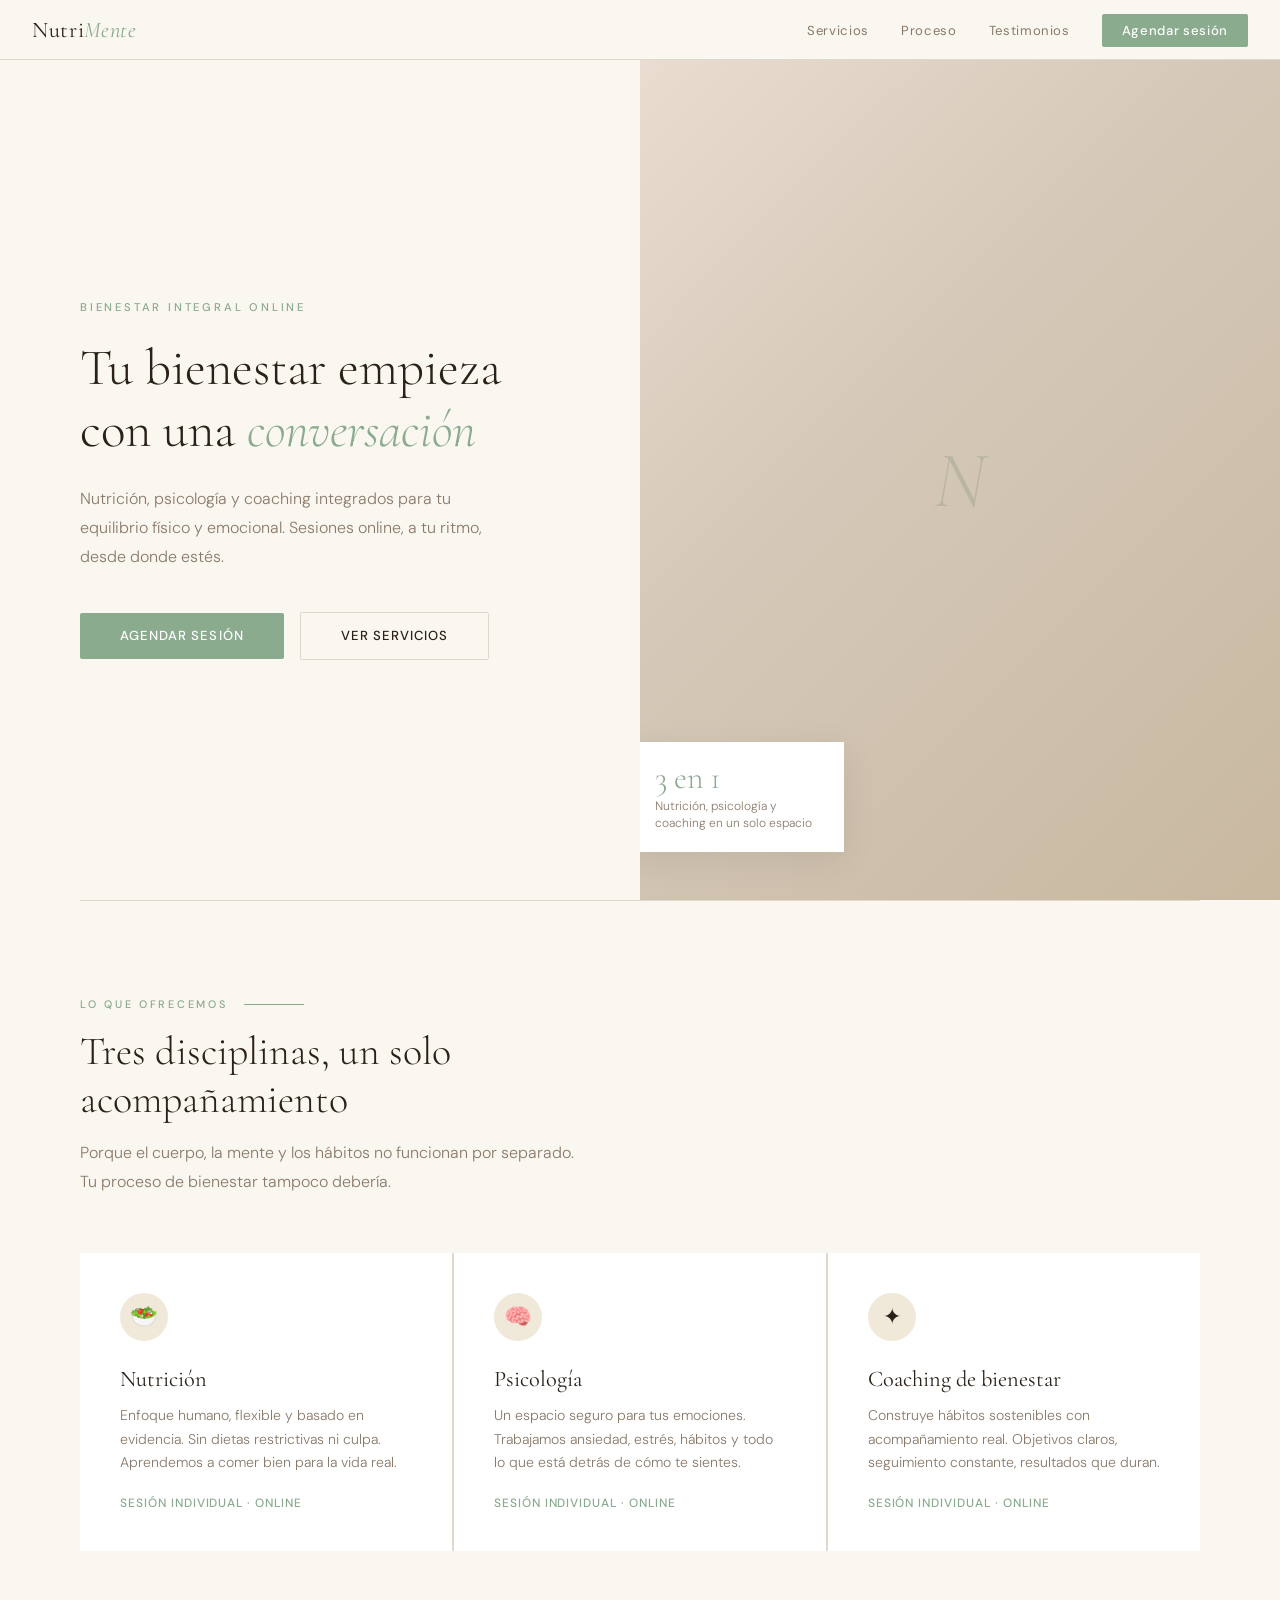
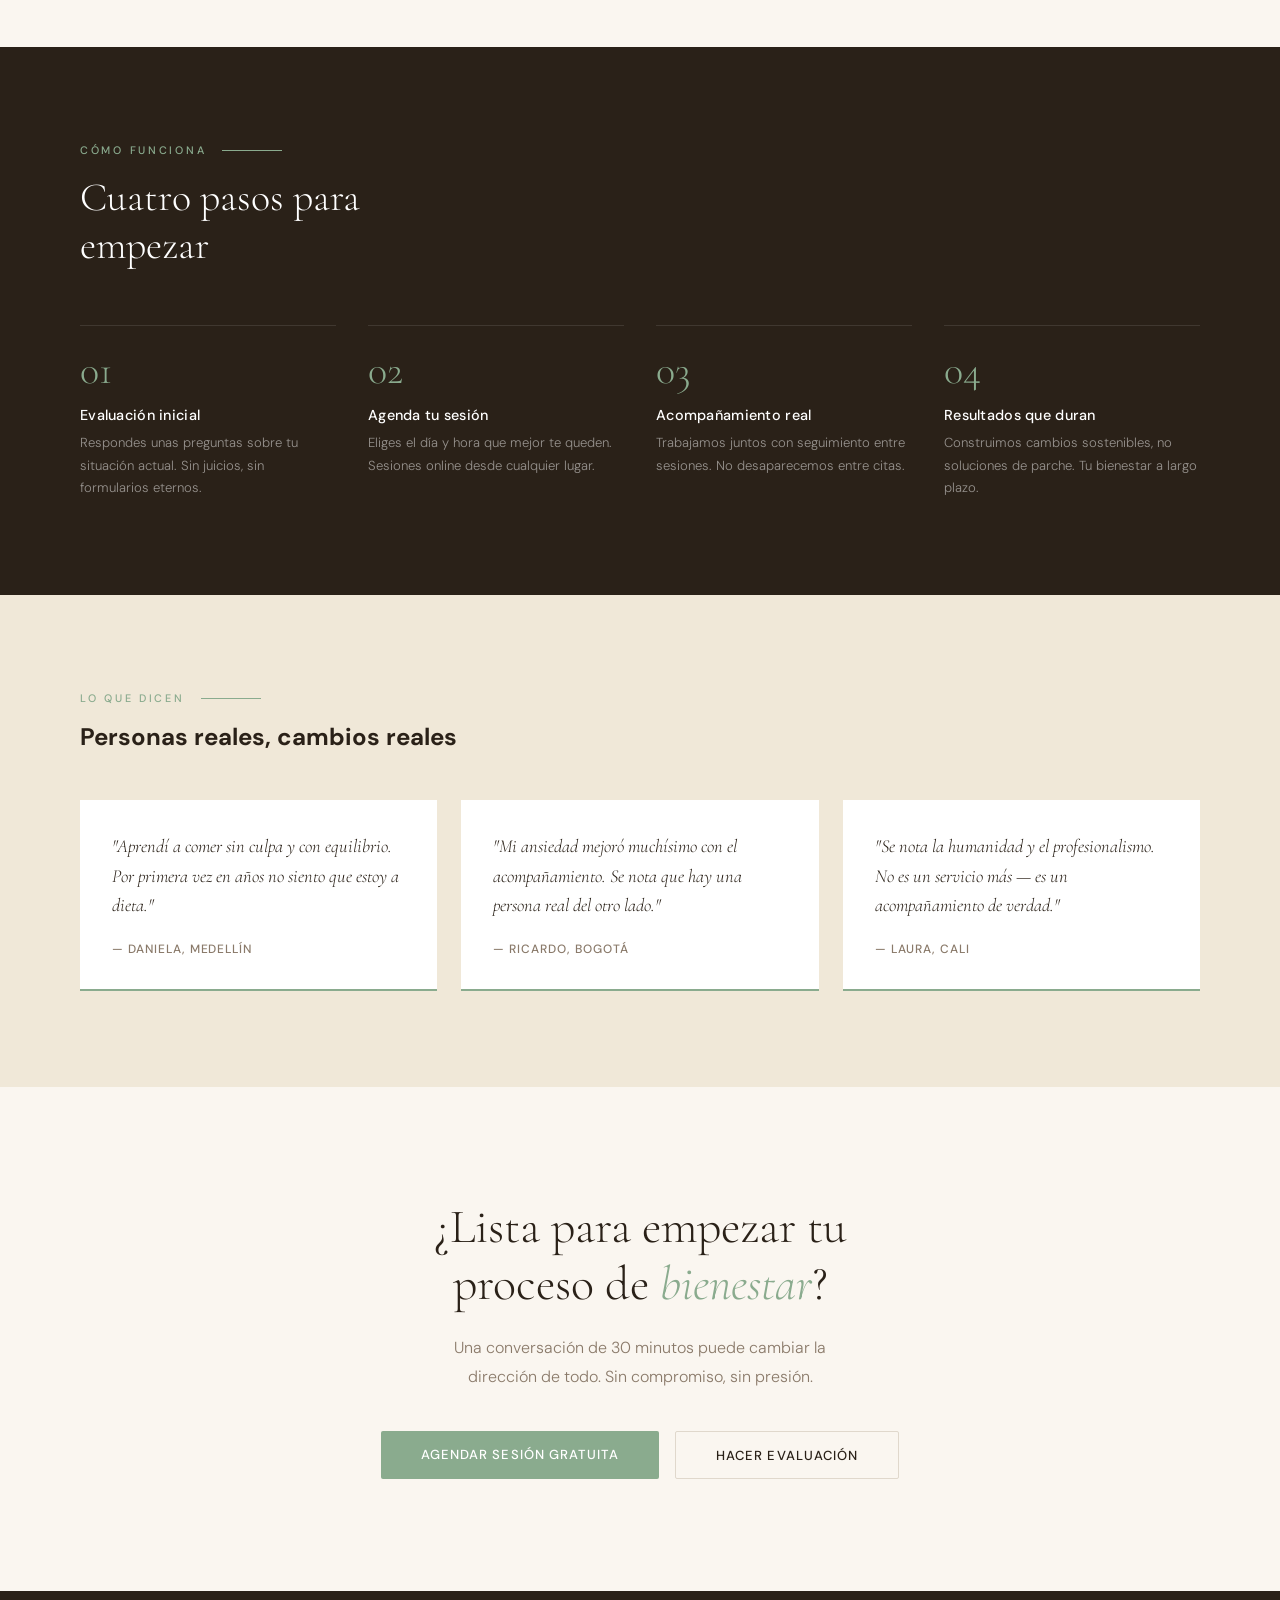
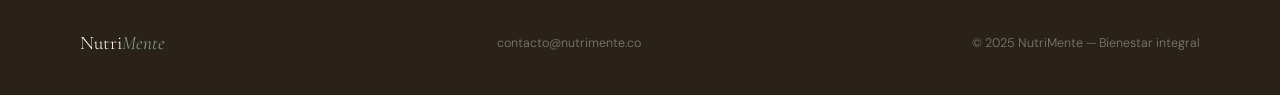
<file: nutrimente/index.html>
<!DOCTYPE html>
<html lang="es">
<head>
<meta charset="UTF-8">
<meta name="viewport" content="width=device-width, initial-scale=1.0">
<title>NutriMente — Bienestar Integral</title>
<link href="https://fonts.googleapis.com/css2?family=Cormorant+Garamond:ital,wght@0,300;0,400;0,600;1,300;1,400&family=DM+Sans:wght@300;400;500&display=swap" rel="stylesheet">
<style>
*, *::before, *::after { box-sizing: border-box; margin: 0; padding: 0; }

:root {
  --cream: #faf6f0;
  --warm: #f0e8d8;
  --sage: #8aab8e;
  --dark-sage: #5a7a5e;
  --terracota: #c17a5a;
  --dark: #2a2118;
  --muted: #8a7a6a;
  --border: #e0d8cc;
  --white: #ffffff;
}

html { scroll-behavior: smooth; }

body {
  background: var(--cream);
  color: var(--dark);
  font-family: 'DM Sans', sans-serif;
  font-weight: 300;
}

/* NAV */
nav {
  position: fixed;
  top: 0; left: 0; right: 0;
  background: rgba(250,246,240,0.95);
  backdrop-filter: blur(8px);
  border-bottom: 1px solid var(--border);
  z-index: 100;
  padding: 0 2rem;
  display: flex;
  justify-content: space-between;
  align-items: center;
  height: 60px;
}

.nav-logo {
  font-family: 'Cormorant Garamond', serif;
  font-size: 1.4rem;
  font-weight: 400;
  color: var(--dark);
  letter-spacing: 0.03em;
}

.nav-logo span { color: var(--sage); font-style: italic; }

.nav-links {
  display: flex;
  gap: 2rem;
  list-style: none;
}

.nav-links a {
  font-size: 0.82rem;
  font-weight: 400;
  color: var(--muted);
  text-decoration: none;
  letter-spacing: 0.05em;
  transition: color 0.2s;
}
.nav-links a:hover { color: var(--dark-sage); }

.nav-cta {
  background: var(--sage);
  color: white !important;
  padding: 0.5rem 1.25rem;
  border-radius: 2px;
  font-weight: 500 !important;
  transition: background 0.2s !important;
}
.nav-cta:hover { background: var(--dark-sage) !important; color: white !important; }

/* HERO */
.hero {
  min-height: 100vh;
  display: grid;
  grid-template-columns: 1fr 1fr;
  padding-top: 60px;
}

.hero-content {
  display: flex;
  flex-direction: column;
  justify-content: center;
  padding: 5rem 4rem 5rem 5rem;
}

.hero-tag {
  font-size: 0.7rem;
  letter-spacing: 0.25em;
  text-transform: uppercase;
  color: var(--sage);
  font-weight: 500;
  margin-bottom: 1.5rem;
}

.hero h1 {
  font-family: 'Cormorant Garamond', serif;
  font-size: 3.2rem;
  font-weight: 300;
  line-height: 1.2;
  color: var(--dark);
  margin-bottom: 1.5rem;
}

.hero h1 em {
  font-style: italic;
  color: var(--sage);
}

.hero p {
  font-size: 1rem;
  line-height: 1.8;
  color: var(--muted);
  max-width: 420px;
  margin-bottom: 2.5rem;
}

.btn-primary {
  display: inline-block;
  background: var(--sage);
  color: white;
  padding: 0.9rem 2.5rem;
  font-family: 'DM Sans', sans-serif;
  font-size: 0.82rem;
  font-weight: 500;
  letter-spacing: 0.08em;
  text-transform: uppercase;
  text-decoration: none;
  border-radius: 2px;
  transition: background 0.2s;
  border: none;
  cursor: pointer;
  width: fit-content;
}
.btn-primary:hover { background: var(--dark-sage); }

.btn-outline {
  display: inline-block;
  background: none;
  color: var(--dark);
  padding: 0.9rem 2.5rem;
  font-family: 'DM Sans', sans-serif;
  font-size: 0.82rem;
  font-weight: 500;
  letter-spacing: 0.08em;
  text-transform: uppercase;
  text-decoration: none;
  border-radius: 2px;
  border: 1px solid var(--border);
  transition: all 0.2s;
  cursor: pointer;
}
.btn-outline:hover { border-color: var(--sage); color: var(--sage); }

.hero-btns {
  display: flex;
  gap: 1rem;
  align-items: center;
}

.hero-image {
  background: var(--warm);
  position: relative;
  overflow: hidden;
  display: flex;
  align-items: center;
  justify-content: center;
}

.hero-image-inner {
  width: 100%;
  height: 100%;
  background: linear-gradient(135deg, #e8ddd0 0%, #d4c8b8 40%, #c8b8a0 100%);
  display: flex;
  align-items: center;
  justify-content: center;
  flex-direction: column;
  gap: 1rem;
}

.hero-badge {
  position: absolute;
  bottom: 3rem;
  left: -1rem;
  background: white;
  padding: 1.25rem 1.75rem;
  box-shadow: 0 8px 32px rgba(0,0,0,0.08);
  border-left: 3px solid var(--sage);
  max-width: 220px;
}

.hero-badge-num {
  font-family: 'Cormorant Garamond', serif;
  font-size: 2rem;
  font-weight: 300;
  color: var(--sage);
  line-height: 1;
}

.hero-badge-text {
  font-size: 0.75rem;
  color: var(--muted);
  line-height: 1.4;
  margin-top: 0.3rem;
}

/* SEPARADOR */
.divider {
  height: 1px;
  background: var(--border);
  margin: 0 5rem;
}

/* SECCIÓN SERVICIOS */
.section {
  padding: 6rem 5rem;
}

.section-label {
  font-size: 0.68rem;
  letter-spacing: 0.25em;
  text-transform: uppercase;
  color: var(--sage);
  font-weight: 500;
  margin-bottom: 1rem;
  display: flex;
  align-items: center;
  gap: 1rem;
}

.section-label::after {
  content: '';
  flex: 1;
  max-width: 60px;
  height: 1px;
  background: var(--sage);
}

.section h2 {
  font-family: 'Cormorant Garamond', serif;
  font-size: 2.5rem;
  font-weight: 300;
  line-height: 1.2;
  margin-bottom: 1rem;
  max-width: 500px;
}

.section-intro {
  font-size: 1rem;
  line-height: 1.8;
  color: var(--muted);
  max-width: 500px;
  margin-bottom: 3.5rem;
}

.services-grid {
  display: grid;
  grid-template-columns: repeat(3, 1fr);
  gap: 1.5px;
  background: var(--border);
}

.service-card {
  background: var(--white);
  padding: 2.5rem;
  transition: background 0.3s;
  cursor: default;
}

.service-card:hover { background: var(--warm); }

.service-icon {
  width: 48px;
  height: 48px;
  border-radius: 50%;
  background: var(--warm);
  display: flex;
  align-items: center;
  justify-content: center;
  font-size: 1.4rem;
  margin-bottom: 1.5rem;
}

.service-card h3 {
  font-family: 'Cormorant Garamond', serif;
  font-size: 1.4rem;
  font-weight: 400;
  margin-bottom: 0.75rem;
}

.service-card p {
  font-size: 0.88rem;
  line-height: 1.7;
  color: var(--muted);
  margin-bottom: 1.25rem;
}

.service-price {
  font-size: 0.75rem;
  font-weight: 500;
  color: var(--sage);
  letter-spacing: 0.08em;
  text-transform: uppercase;
}

/* PROCESO */
.process-section {
  background: var(--dark);
  padding: 6rem 5rem;
  color: white;
}

.process-section .section-label { color: var(--sage); }
.process-section .section-label::after { background: var(--sage); }

.process-section h2 {
  font-family: 'Cormorant Garamond', serif;
  font-size: 2.5rem;
  font-weight: 300;
  line-height: 1.2;
  margin-bottom: 3.5rem;
  color: white;
  max-width: 400px;
}

.steps {
  display: grid;
  grid-template-columns: repeat(4, 1fr);
  gap: 2rem;
}

.step {
  border-top: 1px solid rgba(255,255,255,0.1);
  padding-top: 1.5rem;
}

.step-num {
  font-family: 'Cormorant Garamond', serif;
  font-size: 2.5rem;
  font-weight: 300;
  color: var(--sage);
  line-height: 1;
  margin-bottom: 1rem;
}

.step h4 {
  font-size: 0.9rem;
  font-weight: 500;
  color: white;
  margin-bottom: 0.5rem;
  letter-spacing: 0.02em;
}

.step p {
  font-size: 0.82rem;
  line-height: 1.7;
  color: rgba(255,255,255,0.5);
}

/* TESTIMONIOS */
.testimonios {
  padding: 6rem 5rem;
  background: var(--warm);
}

.testimonios-grid {
  display: grid;
  grid-template-columns: repeat(3, 1fr);
  gap: 1.5rem;
  margin-top: 3rem;
}

.testimonio {
  background: white;
  padding: 2rem;
  border-bottom: 2px solid var(--sage);
}

.testimonio-text {
  font-family: 'Cormorant Garamond', serif;
  font-size: 1.15rem;
  font-style: italic;
  font-weight: 300;
  line-height: 1.6;
  color: var(--dark);
  margin-bottom: 1.25rem;
}

.testimonio-author {
  font-size: 0.75rem;
  font-weight: 500;
  color: var(--muted);
  letter-spacing: 0.08em;
  text-transform: uppercase;
}

/* CTA FINAL */
.cta-section {
  padding: 7rem 5rem;
  text-align: center;
  background: var(--cream);
}

.cta-section h2 {
  font-family: 'Cormorant Garamond', serif;
  font-size: 3rem;
  font-weight: 300;
  line-height: 1.2;
  margin-bottom: 1.25rem;
  max-width: 500px;
  margin-left: auto;
  margin-right: auto;
}

.cta-section h2 em { color: var(--sage); font-style: italic; }

.cta-section p {
  font-size: 1rem;
  color: var(--muted);
  line-height: 1.8;
  max-width: 420px;
  margin: 0 auto 2.5rem;
}

.cta-btns {
  display: flex;
  gap: 1rem;
  justify-content: center;
}

/* FOOTER */
footer {
  background: var(--dark);
  color: rgba(255,255,255,0.4);
  padding: 2.5rem 5rem;
  display: flex;
  justify-content: space-between;
  align-items: center;
  font-size: 0.78rem;
}

.footer-logo {
  font-family: 'Cormorant Garamond', serif;
  font-size: 1.2rem;
  font-weight: 300;
  color: white;
}

.footer-logo span { color: var(--sage); font-style: italic; }

/* MOBILE */
@media (max-width: 768px) {
  nav { padding: 0 1.25rem; }
  .nav-links { display: none; }
  .hero { grid-template-columns: 1fr; }
  .hero-content { padding: 3rem 1.5rem; }
  .hero h1 { font-size: 2.4rem; }
  .hero-image { min-height: 300px; }
  .section, .process-section, .testimonios, .cta-section { padding: 4rem 1.5rem; }
  .services-grid, .steps, .testimonios-grid { grid-template-columns: 1fr; }
  .divider { margin: 0 1.5rem; }
  footer { flex-direction: column; gap: 1rem; text-align: center; padding: 2rem 1.5rem; }
  .cta-btns { flex-direction: column; align-items: center; }
}

/* ANIMACIONES */
@keyframes fadeUp {
  from { opacity: 0; transform: translateY(20px); }
  to { opacity: 1; transform: translateY(0); }
}

.hero-content > * {
  animation: fadeUp 0.7s ease both;
}
.hero-content > *:nth-child(1) { animation-delay: 0.1s; }
.hero-content > *:nth-child(2) { animation-delay: 0.2s; }
.hero-content > *:nth-child(3) { animation-delay: 0.3s; }
.hero-content > *:nth-child(4) { animation-delay: 0.4s; }
</style>
</head>
<body>

<!-- NAV -->
<nav>
  <div class="nav-logo">Nutri<span>Mente</span></div>
  <ul class="nav-links">
    <li><a href="#servicios">Servicios</a></li>
    <li><a href="#proceso">Proceso</a></li>
    <li><a href="#testimonios">Testimonios</a></li>
    <li><a href="#agendar" class="nav-cta">Agendar sesión</a></li>
  </ul>
</nav>

<!-- HERO -->
<section class="hero">
  <div class="hero-content">
    <div class="hero-tag">Bienestar integral online</div>
    <h1>Tu bienestar empieza con una <em>conversación</em></h1>
    <p>Nutrición, psicología y coaching integrados para tu equilibrio físico y emocional. Sesiones online, a tu ritmo, desde donde estés.</p>
    <div class="hero-btns">
      <a href="#agendar" class="btn-primary">Agendar sesión</a>
      <a href="#servicios" class="btn-outline">Ver servicios</a>
    </div>
  </div>
  <div class="hero-image">
    <div class="hero-image-inner">
      <div style="font-family:'Cormorant Garamond',serif;font-size:5rem;color:rgba(90,122,94,0.2);font-style:italic;">N</div>
    </div>
    <div class="hero-badge">
      <div class="hero-badge-num">3 en 1</div>
      <div class="hero-badge-text">Nutrición, psicología y coaching en un solo espacio</div>
    </div>
  </div>
</section>

<div class="divider"></div>

<!-- SERVICIOS -->
<section class="section" id="servicios">
  <div class="section-label">Lo que ofrecemos</div>
  <h2>Tres disciplinas, un solo acompañamiento</h2>
  <p class="section-intro">Porque el cuerpo, la mente y los hábitos no funcionan por separado. Tu proceso de bienestar tampoco debería.</p>

  <div class="services-grid">
    <div class="service-card">
      <div class="service-icon">🥗</div>
      <h3>Nutrición</h3>
      <p>Enfoque humano, flexible y basado en evidencia. Sin dietas restrictivas ni culpa. Aprendemos a comer bien para la vida real.</p>
      <div class="service-price">Sesión individual · Online</div>
    </div>
    <div class="service-card">
      <div class="service-icon">🧠</div>
      <h3>Psicología</h3>
      <p>Un espacio seguro para tus emociones. Trabajamos ansiedad, estrés, hábitos y todo lo que está detrás de cómo te sientes.</p>
      <div class="service-price">Sesión individual · Online</div>
    </div>
    <div class="service-card">
      <div class="service-icon">✦</div>
      <h3>Coaching de bienestar</h3>
      <p>Construye hábitos sostenibles con acompañamiento real. Objetivos claros, seguimiento constante, resultados que duran.</p>
      <div class="service-price">Sesión individual · Online</div>
    </div>
  </div>
</section>

<!-- PROCESO -->
<section class="process-section" id="proceso">
  <div class="section-label">Cómo funciona</div>
  <h2>Cuatro pasos para empezar</h2>

  <div class="steps">
    <div class="step">
      <div class="step-num">01</div>
      <h4>Evaluación inicial</h4>
      <p>Respondes unas preguntas sobre tu situación actual. Sin juicios, sin formularios eternos.</p>
    </div>
    <div class="step">
      <div class="step-num">02</div>
      <h4>Agenda tu sesión</h4>
      <p>Eliges el día y hora que mejor te queden. Sesiones online desde cualquier lugar.</p>
    </div>
    <div class="step">
      <div class="step-num">03</div>
      <h4>Acompañamiento real</h4>
      <p>Trabajamos juntos con seguimiento entre sesiones. No desaparecemos entre citas.</p>
    </div>
    <div class="step">
      <div class="step-num">04</div>
      <h4>Resultados que duran</h4>
      <p>Construimos cambios sostenibles, no soluciones de parche. Tu bienestar a largo plazo.</p>
    </div>
  </div>
</section>

<!-- TESTIMONIOS -->
<section class="testimonios" id="testimonios">
  <div class="section-label">Lo que dicen</div>
  <h2>Personas reales, cambios reales</h2>

  <div class="testimonios-grid">
    <div class="testimonio">
      <div class="testimonio-text">"Aprendí a comer sin culpa y con equilibrio. Por primera vez en años no siento que estoy a dieta."</div>
      <div class="testimonio-author">— Daniela, Medellín</div>
    </div>
    <div class="testimonio">
      <div class="testimonio-text">"Mi ansiedad mejoró muchísimo con el acompañamiento. Se nota que hay una persona real del otro lado."</div>
      <div class="testimonio-author">— Ricardo, Bogotá</div>
    </div>
    <div class="testimonio">
      <div class="testimonio-text">"Se nota la humanidad y el profesionalismo. No es un servicio más — es un acompañamiento de verdad."</div>
      <div class="testimonio-author">— Laura, Cali</div>
    </div>
  </div>
</section>

<!-- CTA -->
<section class="cta-section" id="agendar">
  <h2>¿Lista para empezar tu proceso de <em>bienestar</em>?</h2>
  <p>Una conversación de 30 minutos puede cambiar la dirección de todo. Sin compromiso, sin presión.</p>
  <div class="cta-btns">
    <a href="#" class="btn-primary">Agendar sesión gratuita</a>
    <a href="#" class="btn-outline">Hacer evaluación</a>
  </div>
</section>

<!-- FOOTER -->
<footer>
  <div class="footer-logo">Nutri<span>Mente</span></div>
  <span>contacto@nutrimente.co</span>
  <span>© 2025 NutriMente — Bienestar integral</span>
</footer>

</body>
</html>
</file>
